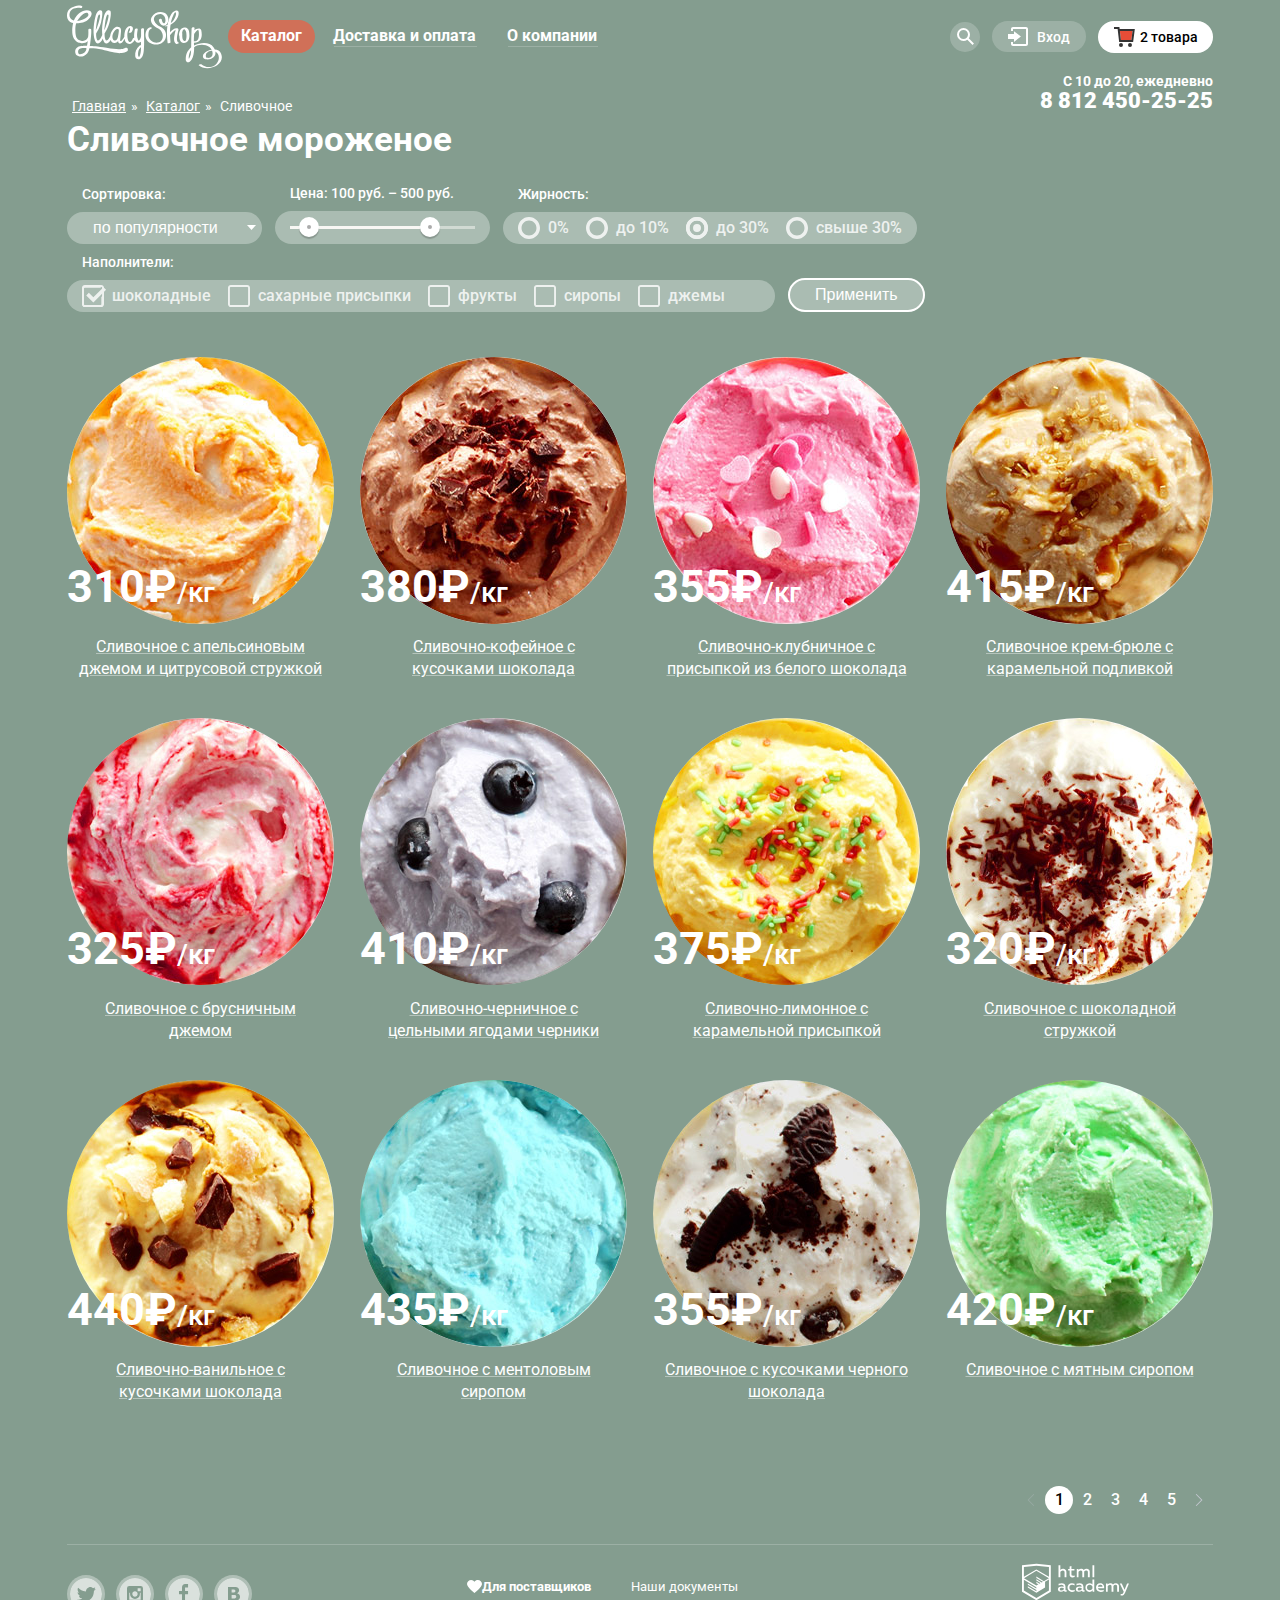
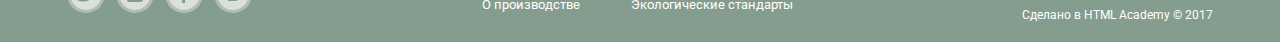
<file: catalog.html>
<!DOCTYPE html>
<html lang="ru">
<head>
  <meta charset="utf-8">
  <title>HTML Academy: Глейси</title>
  <link href="https://fonts.googleapis.com/css?family=Roboto:400,500,700" rel="stylesheet">
  <link href="css/min-style.css" rel="stylesheet">
</head>
<body class="catalog">

 <header class="main-header">
  <div class="container">
    <nav class="main-navigation">
      <div class="main-header-logo">
        <a href="index.html">
          <img src="img/logo.svg" width="155" height="74" alt="Логотип">
        </a>
      </div>
      <ul class="site-navigation">

        <li class="nav-item nav-item--active"><a href="#">Каталог</a>
          <ul class="catalog_menu">
            <li class="catalog_menu-item"><a href="#">Новинки</a></li>
            <li class="catalog_menu-item catalog_menu-item--active"><a href="#">Сливочное</a></li>
            <li class="catalog_menu-item"><a href="#">Щербеты</a></li>
            <li class="catalog_menu-item"><a href="#">Фруктовый лед</a></li>
            <li class="catalog_menu-item"><a href="#">Мелорин</a></li>
          </ul>
        </li>

        <li class="nav-item"><a href="#">Доставка и оплата</a></li>

        <li class="nav-item"><a href="#">О компании</a></li>

      </ul>
      <ul class="user-navigation">
        <li class="search">
          <span class="visually-hidden">Поиск</span>

          <svg xmlns="http://www.w3.org/2000/svg" xmlns:xlink="http://www.w3.org/1999/xlink" width="17" height="17" viewBox="0 0 17 17" tabindex="0"><path fill="#fff" class="header-svg" d="M16.958 15.527L11.75 10.32A6.455 6.455 0 0 0 13 6.5 6.5 6.5 0 1 0 6.5 13a6.465 6.465 0 0 0 3.839-1.263l5.205 5.204 1.414-1.414zM6.5 11C4.019 11 2 8.981 2 6.5S4.019 2 6.5 2 11 4.019 11 6.5 8.981 11 6.5 11z"/></svg>

          <div class="search_form-wrapper">
            <form action="https://echo.htmlacademy.ru" method="post" class="search_form">
              <input type="search" name="text" placeholder="Что ищем?"/>
            </form>
          </div>
        </li>


        <li class="login-link">
          <svg xmlns="http://www.w3.org/2000/svg" xmlns:xlink="http://www.w3.org/1999/xlink" width="21" height="19" viewBox="0 0 21 19"><g fill="#fff" class="header-svg"><path d="M6 14.875L12.917 9.5 6 4.125v2.917H-.042v4.917H6z"/><path d="M18 0H5C3.9 0 3 .9 3 2v2h2V2h13v15H5v-2H3v2c0 1.1.9 2 2 2h13c1.1 0 2-.9 2-2V2c0-1.1-.9-2-2-2z"/></g></svg>

          <a href="#">Вход</a>

          <div class="login_form-wrapper">
            <form action="https://echo.htmlacademy.ru" method="post" class="login_form">
              <input type="email" name="email" placeholder="Электронная почта"/>

              <input type="password" name="password" placeholder="Пароль"/>

              <div class="login_form-bottom-line">
                <button type="submit" class="btn form-btn">Войти</button>
                <div class="login_form-links">
                  <a href="#">Забыли пароль?</a>
                  <a href="#">Новая регистрация</a>
                </div>
              </div>
            </form>
          </div>
        </li>


        <li class="basket catalog_basket basket--active" tabindex="0">
          <span class="visually-hidden">Корзина</span>

          <svg xmlns="http://www.w3.org/2000/svg" width="21" height="20" viewBox="0 0 21 20"><path fill="#E84D37" d="M5.888 4.031L6.922 13h10.45l1.176-8.969z"/><circle fill="#343434" cx="6.984" cy="18" r="2"/><circle fill="#343434" cx="15.984" cy="18" r="2"/><path fill="#343434" d="M5.657 2.031L5.422 0H0v2h3.64l1.5 13h13.988l1.699-12.969H5.657zM17.372 13H6.922L5.888 4.031h12.66L17.372 13z"/></svg>


          <b>2 товара</b>
          <div class="basket_table-wrapper">
            <table >
              <tr>
                <td><button class="close-btn"><span class="visually-hidden">Закрыть</span>

                  <svg xmlns="http://www.w3.org/2000/svg" width="11" height="11" viewBox="0 0 11 11"
                  ><path fill="#231F20"  d="M10.979.728l-.708-.707L5.5 4.792.729.021.021.728 4.793 5.5.021 10.271l.707.708L5.5 6.207l4.771 4.772.708-.708L6.207 5.5z"/></svg>
                </button></td>

                <td><img src="img/creamy-orange.jpg" width="34" height="34" alt="Пломбир с апельсиновым джемом"></td>
                <td>Пломбир с апельсиновым джемом</td>
                <td>1,5 кг х <span class="table_price">200 руб.</span></td>
                <td>300 руб.</td>
              </tr>
              <tr>
                <td><button class="close-btn"><span class="visually-hidden">Закрыть</span>
                  <svg xmlns="http://www.w3.org/2000/svg" width="11" height="11" viewBox="0 0 11 11"><path fill="#231F20" d="M10.979.728l-.708-.707L5.5 4.792.729.021.021.728 4.793 5.5.021 10.271l.707.708L5.5 6.207l4.771 4.772.708-.708L6.207 5.5z"/></svg>
                </button></td>
                <td><img src="img/creamy-strawberry.jpg" width="34" height="34" alt="Клубничный пломбир с присыпкой из белого шоколада"></td>
                <td>Клубничный пломбир с присыпкой из белого шоколада</td>
                <td>1,5 кг х <span class="table_price">300 руб.</span></td>
                <td>450 руб.</td>
              </tr>
            </table>
            <p class="summ"> Итого: 750 руб.</p>
            <a href="#" class="btn">Оформить заказ</a>
          </div>
        </li>
      </ul>
    </nav>
    <div class="header_info">
      <article class="header-contacts">
        <p>С 10 до 20, ежедневно
          <b>8 812 450-25-25</b>
        </p>
      </article>
      <ul class="breadcrumbs">
        <li><a href="index.html">Главная</a></li>
        <li><a href="catalog.html">Каталог</a></li>
        <li><a>Сливочное</a></li>
      </ul>
    </div>
  </div>
</header>

<main>
  <div class="container">


    <h1 class="main-title">Сливочное мороженое</h1>

    <article class="filters">

      <form action="https://echo.htmlacademy.ru" method="get">
        <div class="filters-type indent">
          <h2 class="filters_title">Сортировка:</h2>
          <label class="select-sorting">
            <select name="sorting" id="sorting" class="params sorting">
              <option value="popular">по популярности</option>
              <option value="cheapest">сначала недорогие</option>
              <option value="expensive">сначала дорогие</option>
              <option value="fat">по жирности</option>
            </select>
          </label>
          

        </div>


        <div class="range indent">
          <h2 class="filters_title">Цена: 100 руб. – 500 руб.</h2>
          <div class="params" tabindex="0">
            <div class="range-controls">
              <div class="range-line" >
                <div class="bar"></div>
              </div>
              <div class="range-bubble range-bubble_min"></div>
              <div class="range-bubble range-bubble_max"></div>
            </div>
          </div>
        </div>

        <div class="filters-type indent">
          <h2 class="filters_title">Жирность:</h2>
          <ul class="fat params">
            <li>

              <label class="radio-fat" tabindex="0">
                <input type="radio" id="fat-free" name="fat" value="0" class="visually-hidden "/>
                <span class="radio-indicator"></span>
                0%
              </label>
            </li>

            <li>

              <label class="radio-fat" tabindex="0">
               <input type="radio" id="less-10" name="fat" value="less-10" class="visually-hidden"/>
               <span class="radio-indicator"></span>
               до 10%
             </label>
           </li>

           <li>

            <label class="radio-fat" tabindex="0">
              <input type="radio" id="less-30" name="fat" value="less-30" class="visually-hidden" checked />
              <span class="radio-indicator"></span>
              до 30%
            </label>
          </li>

          <li>

            <label class="radio-fat" tabindex="0">
              <input type="radio" id="over-30" name="fat" value="over-30" class="visually-hidden"/>
              <span class="radio-indicator"></span>
              свыше 30%
            </label>
          </li>
        </ul>
      </div>


      <div class="fillers indent">
        <h2 class="filters_title">Наполнители:</h2>
        <ul class="params fillers-list">
          <li>
            <label class="checkbox-fill" tabindex="0">
              <input type="checkbox" id="choco-fill" name="choco-fill" value="choco-fill" class="visually-hidden" checked/>
              <span class="checkbox-indicator"></span>
              шоколадные
            </label>
          </li>

          <li>
            <label class="checkbox-fill" tabindex="0">
              <input type="checkbox" id="sugar-fill" name="sugar-fill" value="sugar-fill" class="visually-hidden"/>
              <span class="checkbox-indicator"></span>
              сахарные присыпки
            </label>
          </li>

          <li>
            <label class="checkbox-fill" tabindex="0">
             <input type="checkbox" id="fruit-fill" name="fruit-fill" value="fruit-fill" class="visually-hidden"/>
             <span class="checkbox-indicator"></span>
             фрукты
           </label>
         </li>

         <li>
          <label class="checkbox-fill" tabindex="0">
           <input type="checkbox" id="syrup-fill" name="syrup-fill" value="syrup-fill" class="visually-hidden"/>
           сиропы
           <span class="checkbox-indicator"></span>
         </label>
       </li>

       <li>
        <label class="checkbox-fill" tabindex="0">
         <input type="checkbox" id="jam-fill" name="jam-fill" value="jam-fill" class="visually-hidden"/>
         джемы
         <span class="checkbox-indicator"></span>
       </label>
     </li>
   </ul>
 </div>

 <button type="submit" class="params params-btn indent">Применить</button>
</form>
</article>


<section class="assortment">

  <article class="assortment-item" tabindex="0">
    <div class="assortment_img-price-box">
      <img src="img/creamy-orange.jpg" width="267" height="267" alt="Сливочное с апельсином">
      <span class="assortment_price">310&#8381;<b>/кг</b></span>
    </div>

    <a href="#" class="assortment_descr">Сливочное с апельсиновым джемом и цитрусовой стружкой</a>
    <a href="#" class="btn">Быстрый просмотр</a>
  </article>

  <article class="assortment-item" tabindex="0">
    <div class="assortment_img-price-box">
      <img src="img/creamy-choco.jpg" width="267" height="267" alt="Сливочно-кофейное">
      <span class="assortment_price">380&#8381;<b>/кг</b></span>
    </div>

    <a href="#" class="assortment_descr">Сливочно-кофейное с кусочками шоколада</a>
    <a href="#" class="btn">Быстрый просмотр</a>
  </article>

  <article class="assortment-item" tabindex="0">
    <div class="assortment_img-price-box">
      <img src="img/creamy-strawberry.jpg" width="267" height="267" alt="Сливочно-клубничное">
      <span class="assortment_price">355&#8381;<b>/кг</b></span>
    </div>

    <a href="#" class="assortment_descr">Сливочно-клубничное с присыпкой из белого шоколада</a>
    <a href="#" class="btn">Быстрый просмотр</a>
  </article>

  <article class="assortment-item" tabindex="0">
    <div class="assortment_img-price-box">
      <img src="img/creme-brulee.jpg" width="267" height="267" alt="Крем-брюле">
      <span class="assortment_price">415&#8381;<b>/кг</b></span>
    </div>

    <a href="#" class="assortment_descr">Сливочное крем-брюле с карамельной подливкой</a>
    <a href="#" class="btn">Быстрый просмотр</a>
  </article>

  <article class="assortment-item" tabindex="0">
    <div class="assortment_img-price-box">
      <img src="img/creamy-cowberry.jpg" width="267" height="267" alt="Сливочное с брусничным
      джемом">
      <span class="assortment_price">325&#8381;<b>/кг</b></span>
    </div>

    <a href="#" class="assortment_descr">Сливочное с брусничным джемом </a>
    <a href="#" class="btn">Быстрый просмотр</a>
  </article>

  <article class="assortment-item" tabindex="0">
    <div class="assortment_img-price-box">

      <img src="img/creamy-bilberry.jpg" width="267" height="267" alt="Сливочно-черничное">
      <span class="assortment_price">410&#8381;<b>/кг</b></span>
    </div>

    <a href="#" class="assortment_descr">Сливочно-черничное с цельными ягодами черники</a>
    <a href="#" class="btn">Быстрый просмотр</a>
  </article>

  <article class="assortment-item" tabindex="0">
    <div class="assortment_img-price-box">

      <img src="img/creamy-lemon.jpg" width="267" height="267" alt="Сливочно-лимонное">
      <span class="assortment_price">375&#8381;<b>/кг</b></span>
    </div>

    <a href="#" class="assortment_descr">Сливочно-лимонное с карамельной присыпкой</a>
    <a href="#" class="btn">Быстрый просмотр</a>
  </article>

  <article class="assortment-item" tabindex="0">
    <div class="assortment_img-price-box">
      <img src="img/choco-chips.jpg" width="267" height="267" alt="Сливочное с шоколадной
      стружкой">
      <span class="assortment_price">320&#8381;<b>/кг</b></span>
    </div>

    <a href="#" class="assortment_descr">Сливочное с шоколадной стружкой</a>
    <a href="#" class="btn">Быстрый просмотр</a>
  </article>

  <article class="assortment-item" tabindex="0">
    <div class="assortment_img-price-box">

      <img src="img/creamy-vanilla.jpg" width="267" height="267" alt="Сливочно-ванильное">
      <span class="assortment_price">440&#8381;<b>/кг</b></span>
    </div>

    <a href="#" class="assortment_descr">Сливочно-ванильное с кусочками шоколада</a>
    <a href="#" class="btn">Быстрый просмотр</a>
  </article>

  <article class="assortment-item" tabindex="0">
    <div class="assortment_img-price-box">

      <img src="img/creamy-menthol.jpg" width="267" height="267" alt="Сливочно-ментоловое">
      <span class="assortment_price">435&#8381;<b>/кг</b></span>
    </div>

    <a href="#" class="assortment_descr">Сливочноe с ментоловым сиропом</a>
    <a href="#" class="btn">Быстрый просмотр</a>
  </article>

  <article class="assortment-item" tabindex="0">
    <div class="assortment_img-price-box">
      <img src="img/creamy-oreo.jpg" width="267" height="267" alt="Сливочное с кусочками
      шоколада">
      <span class="assortment_price">355&#8381;<b>/кг</b></span>
    </div>

    <a href="#" class="assortment_descr">Сливочное с кусочками черного шоколада</a>
    <a href="#" class="btn">Быстрый просмотр</a>
  </article>

  <article class="assortment-item" tabindex="0">
    <div class="assortment_img-price-box">
      <img src="img/creamy-mint.jpg" width="267" height="267" alt="Сливочное с мятным сиропом"
      >
      <span class="assortment_price">420&#8381;<b>/кг</b></span>
    </div>

    <a href="#" class="assortment_descr">Сливочное с мятным сиропом</a>
    <a href="#" class="btn">Быстрый просмотр</a>
  </article>

</section>

<div class="pagination">
  <div class="container">
    <ul class="page-number">
      <li><a><span class="visually-hidden">Назад</span> </a></li>
      <li class="page-number--active"><a href="#">1</a></li>
      <li><a href="#">2</a></li>
      <li><a href="#">3</a></li>
      <li><a href="#">4</a></li>
      <li><a href="#">5</a></li>
      <li><a href="#"><span class="visually-hidden">Вперед</span> </a></li>
    </ul>

  </div>
</div>
</div>
</main>

<footer class="main-footer">
  <div class="container">
    <div class="footer-social">
      <ul>
        <li><a class="social-button social_tw" href="#"><span class="visually-hidden">Twitter</span></a></li>
        <li><a class="social-button social_inst" href="#"><span class="visually-hidden">Instagram</span></a></li>
        <li><a class="social-button social_fb" href="#"><span class="visually-hidden">Facebook</span></a></li>
        <li><a class="social-button social_vk" href="#"><span class="visually-hidden">Вконтакте</span></a></li>
      </ul>
    </div>

    <div class="about">
      <ul class="about_left">
        <li class="heart"><a href="#">Для поставщиков</a></li>
        <li><a href="#">О производстве </a></li>
      </ul>

      <ul class="about_right">
        <li><a href="#">Наши документы</a></li>
        <li><a href="#">Экологические стандарты</a></li>
      </ul>
    </div>

    <div class="footer-copyright">
      <a href="https://htmlacademy.ru/intensive/htmlcss">
        <img src="img/logo-htmlacademy.svg" width="107" height="40" alt="Логотип Академии">
      </a>

      <a href="https://htmlacademy.ru/intensive/htmlcss">Сделано в HTML Academy © 2017</a>
    </div>
  </div>
</footer>

</body>
</html>
</file>
<file: css/min-style.css>
/*! normalize.css v7.0.0 | MIT License | github.com/necolas/normalize.css */html{line-height:1.15;-ms-text-size-adjust:100%;-webkit-text-size-adjust:100%}body{margin:0}article,aside,footer,header,nav,section{display:block}h1{font-size:2em;margin:0.67em 0}figcaption,figure,main{display:block}figure{margin:1em 40px}hr{-webkit-box-sizing:content-box;box-sizing:content-box;height:0;overflow:visible}pre{font-family:monospace, monospace;font-size:1em}a{background-color:transparent;-webkit-text-decoration-skip:objects}abbr[title]{border-bottom:none;text-decoration:underline;-webkit-text-decoration:underline dotted;text-decoration:underline dotted}b,strong{font-weight:inherit}b,strong{font-weight:bolder}code,kbd,samp{font-family:monospace, monospace;font-size:1em}dfn{font-style:italic}mark{background-color:#ff0;color:#000}small{font-size:80%}sub,sup{font-size:75%;line-height:0;position:relative;vertical-align:baseline}sub{bottom:-0.25em}sup{top:-0.5em}audio,video{display:inline-block}audio:not([controls]){display:none;height:0}img{border-style:none}svg:not(:root){overflow:hidden}button,input,optgroup,select,textarea{font-family:sans-serif;font-size:100%;line-height:1.15;margin:0}button,input{overflow:visible}button,select{text-transform:none}[type=reset],[type=submit],button,html [type=button]{-webkit-appearance:button}[type=button]::-moz-focus-inner,[type=reset]::-moz-focus-inner,[type=submit]::-moz-focus-inner,button::-moz-focus-inner{border-style:none;padding:0}[type=button]:-moz-focusring,[type=reset]:-moz-focusring,[type=submit]:-moz-focusring,button:-moz-focusring{outline:1px dotted ButtonText}fieldset{padding:0.35em 0.75em 0.625em}legend{-webkit-box-sizing:border-box;box-sizing:border-box;color:inherit;display:table;max-width:100%;padding:0;white-space:normal}progress{display:inline-block;vertical-align:baseline}textarea{overflow:auto}[type=checkbox],[type=radio]{-webkit-box-sizing:border-box;box-sizing:border-box;padding:0}[type=number]::-webkit-inner-spin-button,[type=number]::-webkit-outer-spin-button{height:auto}[type=search]{-webkit-appearance:textfield;outline-offset:-2px}[type=search]::-webkit-search-cancel-button,[type=search]::-webkit-search-decoration{-webkit-appearance:none}::-webkit-file-upload-button{-webkit-appearance:button;font:inherit}details,menu{display:block}summary{display:list-item}canvas{display:inline-block}template{display:none}[hidden]{display:none}body{margin:0;padding:0;font-family:Roboto, Arial, sans-serif;background-color:#849d8f}.visually-hidden{position:absolute;width:1px;height:1px;clip:rect(0, 0, 0, 0)}.btn{display:inline-block;font-weight:bold;font-size:18px;line-height:24px;color:#fff;padding:11px 22px;border-radius:50px;text-decoration:none;text-align:center;vertical-align:top;background:#f26843;background:-webkit-gradient(linear, left bottom, left top, from(#e74a35), to(#f26843));background:-webkit-linear-gradient(bottom, #e74a35 0%, #f26843 100%);background:-o-linear-gradient(bottom, #e74a35 0%, #f26843 100%);background:linear-gradient(0deg, #e74a35 0%, #f26843 100%);-webkit-box-shadow:0 2px 2px rgba(172, 16, 0, 0.64);box-shadow:0 2px 2px rgba(172, 16, 0, 0.64);text-shadow:0 2px 5px rgba(160, 32, 11, 0.76);border:none;cursor:pointer}.btn:hover{text-shadow:0 2px 5px rgba(160, 32, 11, 0.76);background:-webkit-gradient(linear, left top, left bottom, from(#f58669), to(#ec6f5e));background:-webkit-linear-gradient(top, #f58669 0%, #ec6f5e 100%);background:-o-linear-gradient(top, #f58669 0%, #ec6f5e 100%);background:linear-gradient(to bottom, #f58669 0%, #ec6f5e 100%);-webkit-box-shadow:0 2px 2px #ac1000;box-shadow:0 2px 2px #ac1000}.btn:active{color:#fceeec;text-shadow:0 2px 5px rgba(160, 32, 11, 0.76);background:-webkit-gradient(linear, left top, left bottom, from(#d84732), to(#e1613e));background:-webkit-linear-gradient(top, #d84732 0%, #e1613e 100%);background:-o-linear-gradient(top, #d84732 0%, #e1613e 100%);background:linear-gradient(to bottom, #d84732 0%, #e1613e 100%);-webkit-box-shadow:inset 0 2px 2px #ac1000;box-shadow:inset 0 2px 2px #ac1000}.site-wrapper{min-width:1146px;background-color:#849d8f;background-image:url("../img/slide-item1.png");background-repeat:no-repeat;background-position:top center;-webkit-transition:background-image 0.5s ease, background-color 0.5s ease;-o-transition:background-image 0.5s ease, background-color 0.5s ease;transition:background-image 0.5s ease, background-color 0.5s ease}.site-wrapper:after,.site-wrapper:before{content:"";visibility:hidden}.site-wrapper:before{background-image:url("../img/slide-item2.png")}.site-wrapper:after{background-image:url("../img/slide-item3.png")}.container{width:1146px;margin:0 auto}.main-navigation{color:#fff;font-weight:bold;display:-webkit-box;display:-ms-flexbox;display:flex;-webkit-box-orient:horizontal;-webkit-box-direction:normal;-ms-flex-direction:row;flex-direction:row;max-height:73px}.main-navigation a{color:#fff;text-decoration:none}.main-navigation li{list-style:none;display:-webkit-box;display:-ms-flexbox;display:flex}.main-header-logo{margin-right:6px}.site-navigation{display:-webkit-box;display:-ms-flexbox;display:flex;-webkit-box-orient:horizontal;-webkit-box-direction:normal;-ms-flex-direction:row;flex-direction:row;-webkit-box-pack:start;-ms-flex-pack:start;justify-content:flex-start;-webkit-box-align:center;-ms-flex-align:center;align-items:center;-webkit-box-flex:1;-ms-flex-positive:1;flex-grow:1}.site-navigation a{display:block}.site-navigation li{position:relative}.nav-item{display:block;color:#fff;text-decoration:none;padding:7px 13px;position:relative;border-radius:20px;margin-right:5px}.nav-item a{position:relative}.nav-item:hover{color:#000;background-color:#fff;border-radius:20px}.nav-item:hover a{color:#000}.nav-item:active{background-color:rgba(248, 247, 244, 0.988);-webkit-box-shadow:inset 0px 2px 1px 0px rgba(105, 105, 105, 0.4);box-shadow:inset 0px 2px 1px 0px rgba(105, 105, 105, 0.4)}.nav-item--active{background-color:#d07058}.nav-item:before,.user-navigation>li:before{content:"";position:absolute;left:5px;bottom:-10px;background-color:transparent;height:10px;width:100%}.nav-item:not(.nav-item--active)>a:after{content:"";position:absolute;left:1px;bottom:-1px;background-color:rgba(255, 255, 255, 0.2);height:1px;width:100%}.site-navigation>li:hover .catalog_menu{display:-webkit-box;display:-ms-flexbox;display:flex}.catalog_menu{position:absolute;padding-left:0;display:none;-webkit-box-orient:vertical;-webkit-box-direction:normal;-ms-flex-direction:column;flex-direction:column;font-weight:400;width:145px;-webkit-box-sizing:border-box;box-sizing:border-box;top:37px;left:-5px;border-radius:5px;font-size:14px;line-height:16px;background-color:#fff;z-index:10;-webkit-box-shadow:0px 20px 20px 0px rgba(0, 0, 0, 0.4);box-shadow:0px 20px 20px 0px rgba(0, 0, 0, 0.4)}.catalog_menu a{color:#000;display:block}.catalog_menu-item{padding:10px 20px;position:relative}.catalog_menu-item:hover{background-color:#fbded8}.catalog_menu-item:last-child:hover{border-bottom-right-radius:5px;border-bottom-left-radius:5px}.catalog_menu-item:first-child:hover{border-top-right-radius:5px;border-top-left-radius:5px}.catalog_menu-item:active{background-color:#f6b5a5}.catalog_menu-item:first-child:after{content:"";position:absolute;height:1px;width:80%;background-color:#d1d0ce;bottom:0px;left:15px}.catalog_menu-item--active:hover{background-color:#d07058}.site-navigation,.user-navigation{padding:14px 0;margin:0}.user-navigation{display:-webkit-box;display:-ms-flexbox;display:flex;-webkit-box-orient:horizontal;-webkit-box-direction:normal;-ms-flex-direction:row;flex-direction:row;-webkit-box-pack:end;-ms-flex-pack:end;justify-content:flex-end;-webkit-box-align:center;-ms-flex-align:center;align-items:center;-webkit-box-flex:1;-ms-flex-positive:1;flex-grow:1;padding-left:0;font-weight:500;font-size:14px;line-height:16px}.user-navigation li{display:-webkit-box;display:-ms-flexbox;display:flex;-webkit-box-orient:horizontal;-webkit-box-direction:normal;-ms-flex-direction:row;flex-direction:row;-webkit-box-pack:center;-ms-flex-pack:center;justify-content:center;-webkit-box-align:center;-ms-flex-align:center;align-items:center;padding:6px 16px;-webkit-box-sizing:border-box;box-sizing:border-box;background-color:rgba(255, 255, 255, 0.2);border-radius:20px;margin-left:12px}.user-navigation li:first-child{margin-left:0}.user-navigation input{font-weight:400;font-size:14px;line-height:24px;padding:11px 16px;-webkit-box-sizing:border-box;box-sizing:border-box;border-radius:5px;border:1px solid #d3d3d2;width:240px;margin-bottom:20px}.user-navigation .search{width:30px;height:30px;padding:6px 0;position:relative}.user-navigation .search:before{min-width:100px;left:-65px}.user-navigation .basket,.user-navigation .login-link{position:relative}.user-navigation .basket a,.user-navigation .login-link a{margin-left:8px}.user-navigation .basket{padding-right:30px}.user-navigation .basket b{font-weight:500;margin-left:5px}.user-navigation .basket--active{padding-right:15px}.user-navigation .login-link:hover,.user-navigation .search:hover{background-color:#fff;color:#000}.user-navigation .login-link:hover a,.user-navigation .search:hover a{color:#000}.user-navigation .login-link:hover .header-svg,.user-navigation .search:hover .header-svg{fill:#000}.user-navigation .catalog_basket{background-color:#fff;color:#000}.search:hover>.search_form-wrapper{display:-webkit-box;display:-ms-flexbox;display:flex;width:365px}.search_form-wrapper{padding:20px 16px}.search_form-wrapper input[type=search]{width:320px;margin-bottom:0}.login-link:hover>.login_form-wrapper{display:-webkit-box;display:-ms-flexbox;display:flex}.basket_table-wrapper,.login_form-wrapper,.search_form-wrapper{display:none;position:absolute;top:40px;right:0;background-color:#f8f7f4;border-radius:5px;z-index:5;-webkit-box-sizing:border-box;box-sizing:border-box;-webkit-box-pack:center;-ms-flex-pack:center;justify-content:center;-webkit-box-align:center;-ms-flex-align:center;align-items:center;-webkit-box-shadow:0px 20px 20px 0 rgba(0, 0, 0, 0.4);box-shadow:0px 20px 20px 0 rgba(0, 0, 0, 0.4)}.login_form-wrapper{width:279px;min-height:214px;-webkit-box-orient:vertical;-webkit-box-direction:normal;-ms-flex-direction:column;flex-direction:column;padding:21px}.login_form-wrapper .login_form{display:-webkit-box;display:-ms-flexbox;display:flex;-webkit-box-orient:vertical;-webkit-box-direction:normal;-ms-flex-direction:column;flex-direction:column;-webkit-box-pack:center;-ms-flex-pack:center;justify-content:center;-webkit-box-align:start;-ms-flex-align:start;align-items:flex-start;-webkit-box-sizing:border-box;box-sizing:border-box;padding:10px 14px;font-size:16px;line-height:24px;color:#000;-webkit-box-shadow:none;box-shadow:none}.login_form-wrapper .login_form-bottom-line{width:100%;display:-webkit-box;display:-ms-flexbox;display:flex;-webkit-box-orient:horizontal;-webkit-box-direction:normal;-ms-flex-direction:row;flex-direction:row;-webkit-box-pack:justify;-ms-flex-pack:justify;justify-content:space-between}.login_form-wrapper .login_form-links{display:-webkit-box;display:-ms-flexbox;display:flex;-webkit-box-orient:vertical;-webkit-box-direction:normal;-ms-flex-direction:column;flex-direction:column}.login_form-wrapper .login_form-links a{font-weight:400;font-size:13px;line-height:24px;color:#323232;text-decoration:none;position:relative}.login_form-wrapper .login_form-links a:after{content:"";position:absolute;height:1px;width:100%;background-color:#adacaa;bottom:3px;left:0}.basket:hover>.basket_table-wrapper{display:-webkit-box;display:-ms-flexbox;display:flex}.basket_table-wrapper{padding:20px 15px;-webkit-box-orient:vertical;-webkit-box-direction:normal;-ms-flex-direction:column;flex-direction:column;-webkit-box-pack:justify;-ms-flex-pack:justify;justify-content:space-between;width:530px;-webkit-box-align:end;-ms-flex-align:end;align-items:flex-end;font-weight:400;font-size:13px;line-height:16px}.basket_table-wrapper table{border-bottom:1px solid #cacac7;width:100%}.basket_table-wrapper .close-btn{background-color:#f8f7f4;border:none;padding:5px 8px;cursor:pointer}.basket_table-wrapper td{padding-bottom:15px;max-width:219px}.basket_table-wrapper img{border-radius:100%}.basket_table-wrapper .table_price{color:#999999}.basket_table-wrapper .summ{font-weight:bold;font-size:15px;line-height:18px}.header-contacts{color:#fff;font-weight:bold;text-align:right}.header-contacts p{font-size:14px;line-height:16px;display:-webkit-box;display:-ms-flexbox;display:flex;-webkit-box-orient:vertical;-webkit-box-direction:normal;-ms-flex-direction:column;flex-direction:column;margin:0}.header-contacts b{font-size:22px;line-height:24px}.slider{position:relative;height:527px;text-align:center;color:#ffffff;display:-webkit-box;display:-ms-flexbox;display:flex;-webkit-box-orient:vertical;-webkit-box-direction:normal;-ms-flex-direction:column;flex-direction:column;-webkit-box-pack:end;-ms-flex-pack:end;justify-content:flex-end;margin-bottom:7px}.slider-list{margin:0;padding:0;padding-bottom:35px;list-style:none}.slide{display:none}.slide-title{width:700px;margin:0 auto;margin-bottom:27px;font-size:60px;line-height:60px;font-weight:800}.slide-button{padding:12px 44px;font-weight:600;font-size:31px;line-height:41px}.slider-controls{position:absolute;bottom:63px;z-index:20;font-size:0}.slider-controls label{display:inline-block;width:17px;height:17px;margin-right:8px;vertical-align:top;background-color:transparent;border:2px solid #ffffff;border-radius:50%;cursor:pointer}.slider-controls label:hover{background-color:rgba(255, 255, 255, 0.4)}#product-1:checked~.site-wrapper{background-color:#849d8f;background-image:url("../img/slide-item1.png")}#product-2:checked~.site-wrapper{background-color:#8996a6;background-image:url("../img/slide-item2.png")}#product-3:checked~.site-wrapper{background-color:#9d8b84;background-image:url("../img/slide-item3.png")}#product-1:checked~.site-wrapper #slide1,#product-2:checked~.site-wrapper #slide2,#product-3:checked~.site-wrapper #slide3{display:block}#product-1:checked~.site-wrapper label[for=product-1],#product-2:checked~.site-wrapper label[for=product-2],#product-3:checked~.site-wrapper label[for=product-3]{background-color:#ffffff}.promo{color:#fff;font-weight:bold;margin-bottom:20px;display:-webkit-box;display:-ms-flexbox;display:flex;-webkit-box-orient:horizontal;-webkit-box-direction:normal;-ms-flex-direction:row;flex-direction:row;-ms-flex-pack:distribute;justify-content:space-around}.promo .promo-item{background-position:top center;background-size:cover;border-radius:20px;padding:20px;max-width:560px;display:-webkit-box;display:-ms-flexbox;display:flex;-webkit-box-orient:vertical;-webkit-box-direction:normal;-ms-flex-direction:column;flex-direction:column;-webkit-box-pack:justify;-ms-flex-pack:justify;justify-content:space-between;min-height:228px;-webkit-box-sizing:border-box;box-sizing:border-box}.promo .promo-item_box{margin-bottom:10px}.promo .promo-item_title{font-size:35px;line-height:41px;margin:0}.promo .promo-item_descr{font-size:18px;line-height:22px;font-weight:bold;margin:10px 0;max-width:520px}.promo .raspberries{background-color:#5e0011;background-image:url("../img/raspberries-bg.jpg")}.promo .raspberries:last-child{margin-right:0}.promo .choco{background-color:#2e160a;background-image:url("../img/choco-bg.jpg")}.promo .btn{-ms-flex-item-align:end;align-self:flex-end}.promo>article:nth-child(odd){margin-right:26px}.assortment{padding:20px 0 0;display:-webkit-box;display:-ms-flexbox;display:flex;-webkit-box-orient:horizontal;-webkit-box-direction:normal;-ms-flex-direction:row;flex-direction:row;-webkit-box-pack:justify;-ms-flex-pack:justify;justify-content:space-between;-ms-flex-wrap:wrap;flex-wrap:wrap}.assortment-item{color:#fff;width:267px;display:-webkit-box;display:-ms-flexbox;display:flex;-webkit-box-orient:vertical;-webkit-box-direction:normal;-ms-flex-direction:column;flex-direction:column;-webkit-box-align:center;-ms-flex-align:center;align-items:center;position:relative;margin-bottom:30px}.assortment_img-price-box{position:relative}.assortment_price{font-weight:bold;font-size:45px;line-height:45px;position:absolute;bottom:13px;left:0}.assortment_price b{font-size:28px;font-weight:500}.assortment_descr{color:#fff;font-weight:400;font-size:16px;line-height:22px;margin:8px 11px;text-align:center;z-index:2;text-decoration:underline;-webkit-text-decoration-color:rgba(255, 255, 255, 0.4);text-decoration-color:rgba(255, 255, 255, 0.4);max-width:267px}.assortment_descr:hover{color:#ffbc9e;-webkit-text-decoration-color:#ffbc9e;text-decoration-color:#ffbc9e}.assortment-item img{border-radius:100%}.assortment-item .btn{display:none}.assortment-item:focus .assortment_img-price-box,.assortment-item:hover .assortment_img-price-box{z-index:2}.assortment-item:focus .btn,.assortment-item:hover .btn{display:block;z-index:2;position:absolute;bottom:-50px}.assortment-item:focus:before,.assortment-item:hover:before{content:"";position:absolute;top:-10px;left:-10px;display:block;padding:9px 13px;-webkit-box-sizing:border-box;box-sizing:border-box;width:290px;height:405px;padding-bottom:60px;background-color:rgba(255, 255, 255, 0.2);border-radius:5px;-webkit-box-shadow:0 20px 20px rgba(0, 0, 0, 0.4);box-shadow:0 20px 20px rgba(0, 0, 0, 0.4);z-index:1}.hit:after{content:"";position:absolute;top:0;left:0;width:61px;height:61px;background-image:url("../img/hit.svg");background-repeat:no-repeat;z-index:3}.features{background-image:url("../img/wafer.jpg");background-color:#e5d4ad;background-position:center;border-radius:20px;padding:25px 20px;-webkit-box-sizing:border-box;box-sizing:border-box;margin-bottom:40px}.features .features_title{font-weight:500;font-size:24px;line-height:30px;color:#000;margin:0}.features li{list-style:none}.features .features-list{margin:0;padding:0;display:-webkit-box;display:-ms-flexbox;display:flex;-webkit-box-orient:horizontal;-webkit-box-direction:normal;-ms-flex-direction:row;flex-direction:row;-ms-flex-wrap:wrap;flex-wrap:wrap}.features .features-list>li:nth-child(odd){margin-right:26px}.features .features-item{padding-left:50px;max-width:490px;position:relative}.features .features-item p{font-weight:400;font-size:16px;line-height:22px;margin:20px 5px 0}.features .features_cow:before,.features .features_eco:before,.features .features_ice-cream:before,.features .features_thermo:before{content:"";width:50px;height:50px;background-repeat:no-repeat;position:absolute;top:10px;left:0}.features .features_ice-cream:before{background-image:url("../img/ice-cream.svg")}.features .features_eco:before{background-image:url("../img/eco.svg")}.features .features_cow:before{background-image:url("../img/cow.svg")}.features .features_thermo:before{background-image:url("../img/thermometer.svg")}.news{margin-bottom:42px;display:-webkit-box;display:-ms-flexbox;display:flex;-webkit-box-orient:horizontal;-webkit-box-direction:normal;-ms-flex-direction:row;flex-direction:row;-webkit-box-pack:justify;-ms-flex-pack:justify;justify-content:space-between;-webkit-box-align:stretch;-ms-flex-align:stretch;align-items:stretch}.news>article:nth-child(odd){margin-right:26px}.news-item{border-radius:20px;max-width:560px;min-height:220px}.news-blog{background-image:url("../img/blog-bg.jpg");background-color:#fff;background-position:left;background-repeat:no-repeat;padding:20px;padding-right:150px;-webkit-box-sizing:border-box;box-sizing:border-box;display:-webkit-box;display:-ms-flexbox;display:flex;-webkit-box-orient:vertical;-webkit-box-direction:normal;-ms-flex-direction:column;flex-direction:column;-webkit-box-pack:start;-ms-flex-pack:start;justify-content:flex-start}.news-blog .news-blog_descr{font-weight:500;font-size:16px;line-height:22px;margin:5px 0}.news-blog a{color:#000;font-weight:bold;font-size:24px;line-height:30px}.news-blog a:active,.news-blog a:focus,.news-blog a:hover{color:#e84d37}.news-blog a h3{margin:0;max-width:390px}.subscribe{background:-webkit-repeating-linear-gradient(135deg, #f8f7f4, #F8F7F4 10px, #92cdff 0px, #92cdff 20px, #f8f7f4 0px, #F8F7F4 30px, #fe9e90 0px, #fe9e90 40px);background:-o-repeating-linear-gradient(135deg, #f8f7f4, #F8F7F4 10px, #92cdff 0px, #92cdff 20px, #f8f7f4 0px, #F8F7F4 30px, #fe9e90 0px, #fe9e90 40px);background:repeating-linear-gradient(-45deg, #f8f7f4, #F8F7F4 10px, #92cdff 0px, #92cdff 20px, #f8f7f4 0px, #F8F7F4 30px, #fe9e90 0px, #fe9e90 40px);padding:7px;-webkit-box-sizing:border-box;box-sizing:border-box}.subscribe .subscribe-wrapper{background-color:#f8f7f4;height:100%;border-radius:20px;padding:30px 20px;-webkit-box-sizing:border-box;box-sizing:border-box;display:-webkit-box;display:-ms-flexbox;display:flex;-webkit-box-orient:vertical;-webkit-box-direction:normal;-ms-flex-direction:column;flex-direction:column;-webkit-box-pack:justify;-ms-flex-pack:justify;justify-content:space-between}.subscribe .subscribe_descr{font-weight:400;font-size:16px;line-height:22px;color:#6f6f6f;margin:0;max-width:520px}.subscribe form{display:-webkit-box;display:-ms-flexbox;display:flex;-webkit-box-orient:horizontal;-webkit-box-direction:normal;-ms-flex-direction:row;flex-direction:row;-webkit-box-pack:justify;-ms-flex-pack:justify;justify-content:space-between}.subscribe .email{padding:9px 15px;border:1px solid #d3d3d2;font-weight:400;font-size:16px;line-height:24px;border-radius:5px;width:100%;margin-right:12px;-webkit-box-sizing:border-box;box-sizing:border-box}.subscribe .email:hover{border:2px solid #c7c6c5;padding:8px 14px}.subscribe .email:focus{font-weight:bold;border:2px solid #8fbdec;padding:8px 14px;outline:0}.subscribe .email:placeholder-shown{font-weight:400}.subscribe .btn{padding:10px 15px}.map-area{width:100%;min-height:430px;background:url(../img/map.jpg) no-repeat;background-position:50% 0;background-size:cover}.map-area .container{position:relative}.map-area .contacts{position:absolute;z-index:5;top:62px;right:0;color:#000;background-color:#fefefe;border-radius:20px;padding:30px;display:-webkit-box;display:-ms-flexbox;display:flex;-webkit-box-orient:vertical;-webkit-box-direction:normal;-ms-flex-direction:column;flex-direction:column;-webkit-box-pack:justify;-ms-flex-pack:justify;justify-content:space-between;-webkit-box-sizing:border-box;box-sizing:border-box;min-height:305px;max-width:302px}.map-area .contacts p{font-weight:400;font-size:14px;line-height:20px;max-width:175px;margin:0}.map-area .contacts b{font-weight:bold;font-size:18px;line-height:24px;max-width:225px}.map-area .map{height:430px;min-width:100%}@media screen and (max-width:1146px){.map-area{width:1146px}}.main-footer{color:#fff;font-weight:400;font-size:13px;line-height:18px;padding:18px 0}.main-footer li{list-style:none}.main-footer a{color:#fff;text-decoration:none}.main-footer a:hover{color:#ffbc9e}.main-footer p{font-size:12px}.main-footer .container{display:-webkit-box;display:-ms-flexbox;display:flex;-webkit-box-orient:horizontal;-webkit-box-direction:normal;-ms-flex-direction:row;flex-direction:row;-webkit-box-pack:justify;-ms-flex-pack:justify;justify-content:space-between}.footer-social{display:-webkit-box;display:-ms-flexbox;display:flex;-webkit-box-orient:horizontal;-webkit-box-direction:normal;-ms-flex-direction:row;flex-direction:row;-webkit-box-align:center;-ms-flex-align:center;align-items:center}.footer-social ul{display:-webkit-box;display:-ms-flexbox;display:flex;-webkit-box-orient:horizontal;-webkit-box-direction:normal;-ms-flex-direction:row;flex-direction:row;-webkit-box-pack:start;-ms-flex-pack:start;justify-content:flex-start;margin:0;padding-left:0}.footer-social li{margin-right:11px}.footer-social li:last-child{margin-right:0}.social-button{display:block;width:32px;height:32px;background-size:cover;background-repeat:no-repeat;border:3px solid rgba(255, 255, 255, 0.5);opacity:0.7;border-radius:100%}.social-button:focus,.social-button:hover{opacity:1}.social-button:active{opacity:0.8}.social_tw{background-image:url("../img/twitter.svg")}.social_inst{background-image:url("../img/instagram.svg")}.social_fb{background-image:url("../img/fb.svg")}.social_vk{background-image:url("../img/vk.svg")}.about{display:-webkit-box;display:-ms-flexbox;display:flex;-webkit-box-orient:horizontal;-webkit-box-direction:normal;-ms-flex-direction:row;flex-direction:row;-ms-flex-wrap:wrap;flex-wrap:wrap;max-width:390px}.about .about_left{padding-left:0}.about .about_left,.about .about_right{margin:15px 0 10px}.about .about_left li,.about .about_right li{position:relative}.about .heart{font-weight:bold}.about .heart:before{content:"";position:absolute;width:15px;height:15px;background-image:url("../img/heart.svg");background-repeat:no-repeat;top:2px;left:-15px}.footer-copyright{display:-webkit-box;display:-ms-flexbox;display:flex;-webkit-box-orient:vertical;-webkit-box-direction:normal;-ms-flex-direction:column;flex-direction:column;-webkit-box-pack:end;-ms-flex-pack:end;justify-content:flex-end;-webkit-box-align:start;-ms-flex-align:start;align-items:flex-start;font-weight:400;font-size:12px;line-height:18px}.footer-copyright img{width:107px;height:38px}.catalog{color:#fff}.catalog a{color:#fff}.catalog li{list-style:none}.catalog .catalog_menu-item--active{background-color:#d07058}.catalog .catalog_menu-item--active a{color:#fff}.main-title{font-weight:bold;font-size:35px;line-height:41px;margin-bottom:10px}.breadcrumbs{padding-left:0;list-style:none;display:-webkit-box;display:-ms-flexbox;display:flex;-webkit-box-orient:horizontal;-webkit-box-direction:normal;-ms-flex-direction:row;flex-direction:row;-webkit-box-pack:start;-ms-flex-pack:start;justify-content:flex-start;font-size:14px;line-height:16px;font-weight:400;margin:25px 0 5px 0}.breadcrumbs li{margin-right:10px;position:relative}.breadcrumbs a{padding:5px}.breadcrumbs>li:not(:last-child):after{content:"\00bb";position:absolute;top:0;right:-6px;width:6px;height:7px}.filters label{display:block;font-weight:500;font-size:16px;line-height:18px}.filters .filters_title{font-weight:500;font-size:14px;line-height:16px;margin:0;margin:10px 15px}.filters form{display:-webkit-box;display:-ms-flexbox;display:flex;-ms-flex-wrap:wrap;flex-wrap:wrap;-webkit-box-pack:start;-ms-flex-pack:start;justify-content:flex-start;-webkit-box-align:end;-ms-flex-align:end;align-items:flex-end;margin-bottom:25px}.filters option,.filters select:focus,.filters select:hover{background-color:#fff;color:#000;background-image:url("../img/select-arrow-black.svg")}.params{background-color:#aabcb2;color:#fff;padding:7px 15px;border-radius:20px;margin:0;display:-webkit-box;display:-ms-flexbox;display:flex;-webkit-box-orient:horizontal;-webkit-box-direction:normal;-ms-flex-direction:row;flex-direction:row;-webkit-box-pack:start;-ms-flex-pack:start;justify-content:flex-start;-webkit-box-align:center;-ms-flex-align:center;align-items:center}.params-btn{padding:6px 25px;-webkit-box-sizing:border-box;box-sizing:border-box;border:2px solid #fff;font-weight:500}.params-btn:hover{background-color:#fff;color:#000}.params-btn:focus{color:#000;background-color:#ededed;-webkit-box-shadow:inset 0px 2px 1px 0px rgba(105, 105, 105, 0.004);box-shadow:inset 0px 2px 1px 0px rgba(105, 105, 105, 0.004)}.params-btn:active{background-color:rgba(248, 247, 244, 0.988);-webkit-box-shadow:inset 0px 2px 1px 0px rgba(105, 105, 105, 0.4);box-shadow:inset 0px 2px 1px 0px rgba(105, 105, 105, 0.4);border:none;padding:8px 27px}.sorting{padding:7px 26px;-webkit-appearance:none;-moz-appearance:none;text-indent:0.01px;-o-text-overflow:"";text-overflow:"";border:0;-ms-appearance:none;appearance:none!important;background-image:url("../img/select-arrow.svg");background-repeat:no-repeat;background-position:right 3% center}.fat>li:not(:last-child){margin-right:17px}.radio-fat{position:relative;padding-left:30px;cursor:pointer;opacity:0.8}.radio-fat:hover{opacity:1}.radio-fat([disabled]){opacity:0.4}.radio-fat input[type=radio]+.radio-indicator{position:absolute;top:-2px;left:0;width:22px;height:22px;background-image:url("../img/radio-off.svg");background-repeat:no-repeat;background-size:contain}.radio-fat input[type=radio]:checked+.radio-indicator:after{content:"";position:absolute;top:0;left:0;width:22px;height:22px;background-image:url("../img/radio-on.svg");background-repeat:no-repeat;background-size:contain}.fillers-list>li:not(:last-child){margin-right:17px}.fillers-list>li:last-child{margin-right:35px}.checkbox-fill{position:relative;padding-left:30px;cursor:pointer;opacity:0.8}.checkbox-fill:hover{opacity:1}.checkbox-fill([disabled]){opacity:0.4}.checkbox-fill input[type=checkbox]+.checkbox-indicator{position:absolute;top:-2px;left:0;width:22px;height:22px;background-image:url("../img/checkbox-off.svg");background-repeat:no-repeat;background-size:cover}.checkbox-fill input[type=checkbox]:checked+.checkbox-indicator:after{content:"";position:absolute;top:1px;left:0;width:25px;height:22px;background-image:url("../img/checkbox-on.svg");background-repeat:no-repeat;background-size:contain}.range-controls{position:relative;margin:8px 0}.range-line{height:3px;background:#d1dad3;width:185px}.bar{width:80%;height:3px;background:#f8f7f4}.range-bubble{width:4px;height:4px;background:#ababab;border:8px solid #ffffff;border-radius:50%;-webkit-box-shadow:0 2px 1px 0 rgba(0, 1, 1, 0.2);box-shadow:0 2px 1px 0 rgba(0, 1, 1, 0.2);cursor:pointer;position:absolute;top:-9px}.range-bubble:hover{background:#1c4f80}.range-bubble_min{left:5%}.range-bubble_max{left:70%}.header_info{display:-webkit-box;display:-ms-flexbox;display:flex;-webkit-box-orient:horizontal;-webkit-box-direction:reverse;-ms-flex-direction:row-reverse;flex-direction:row-reverse;-webkit-box-pack:justify;-ms-flex-pack:justify;justify-content:space-between}.main-title{margin:0;margin-bottom:15px}.filters .indent{margin-right:13px}.pagination{display:-webkit-box;display:-ms-flexbox;display:flex;-webkit-box-orient:horizontal;-webkit-box-direction:normal;-ms-flex-direction:row;flex-direction:row;-webkit-box-pack:end;-ms-flex-pack:end;justify-content:flex-end;-webkit-box-align:center;-ms-flex-align:center;align-items:center;padding:45px 0 30px;border-bottom:1px solid rgba(255, 255, 255, 0.2)}.page-number{margin:0;padding:0;list-style:none;display:-webkit-box;display:-ms-flexbox;display:flex;-webkit-box-orient:horizontal;-webkit-box-direction:normal;-ms-flex-direction:row;flex-direction:row;-webkit-box-pack:end;-ms-flex-pack:end;justify-content:flex-end}.page-number>li:first-child{background-image:url("../img/icon-left-small.svg");-webkit-transform:rotate(180deg);-ms-transform:rotate(180deg);transform:rotate(180deg);opacity:0.3;background-position:center;background-repeat:no-repeat}.page-number>li:last-child{background-image:url("../img/icon-right-small.svg");background-position:center;background-repeat:no-repeat}.page-number>li:last-child a:active{background-image:url("../img/icon-right-small-black.svg");background-position:center;background-repeat:no-repeat}.page-number a{text-decoration:none;font-size:16px;line-height:18px;font-weight:500;width:28px;height:28px;display:-webkit-box;display:-ms-flexbox;display:flex;-webkit-box-align:center;-ms-flex-align:center;align-items:center;-webkit-box-pack:center;-ms-flex-pack:center;justify-content:center}.page-number a[href]:hover{background-color:rgba(255, 255, 255, 0.2);border-radius:100%}.page-number a[href]:active{background-color:#ffffff;color:#000}.page-number a:not([href]){cursor:not-allowed}.page-number--active{background-color:#ffffff;color:#000;border-radius:100%}.page-number--active a{color:#000}.feedback-form{position:fixed;display:none;top:35%;left:37%;z-index:6;-webkit-box-sizing:border-box;box-sizing:border-box;width:475px;min-height:440px;padding-right:25px;padding-left:25px;color:#323232;background-color:#f8f7f4;border-radius:10px}.feedback-form_title{font-weight:500;font-size:24px;line-height:28px;margin:17px 0}.feedback-form .close{position:absolute;top:20px;right:15px;background-color:transparent;border:none;padding:0;height:18px;cursor:pointer;outline:0}.feedback-form .close:focus{outline:2px solid #8fbdec}.feedback-form form{position:relative}.feedback-form input{padding:10px 14px;font-weight:400;font-size:16px;line-height:24px;color:#000;border:1px solid rgba(178, 178, 178, 0.52);border-radius:5px;-webkit-box-shadow:none;box-shadow:none;width:268px;margin-bottom:20px}.feedback-form input:hover{border:2px solid #c7c6c5;padding:9px 13px}.feedback-form input:focus{font-weight:bold;border:2px solid #8fbdec;padding:9px 13px;outline:0}.feedback-form input:placeholder-shown{font-weight:400}.feedback-form textarea{padding:12px;-webkit-box-sizing:border-box;box-sizing:border-box;min-width:426px;min-height:145px;border-radius:5px;margin-bottom:23px;border:1px solid rgba(178, 178, 178, 0.52);resize:vertical}.feedback-form textarea:hover{border:2px solid #c7c6c5;padding:11px}.feedback-form textarea:focus{font-weight:bold;border:2px solid #8fbdec;padding:11px;outline:0}.feedback-form textarea:placeholder-shown{font-weight:400}.feedback-form .feedback_btn-wrapper{display:-webkit-box;display:-ms-flexbox;display:flex;-webkit-box-orient:horizontal;-webkit-box-direction:normal;-ms-flex-direction:row;flex-direction:row;-webkit-box-pack:end;-ms-flex-pack:end;justify-content:flex-end}.feedback-form .feedback_btn-wrapper .btn{margin-bottom:20px}@-webkit-keyframes popup{0%{-webkit-transform:scale(1);transform:scale(1)}50%{-webkit-transform:scale(1.4);transform:scale(1.4)}60%{-webkit-transform:scale(1.1);transform:scale(1.1)}70%{-webkit-transform:scale(1.2);transform:scale(1.2)}80%{-webkit-transform:scale(1);transform:scale(1)}90%{-webkit-transform:scale(1.1);transform:scale(1.1)}to{-webkit-transform:scale(1);transform:scale(1)}}@keyframes popup{0%{-webkit-transform:scale(1);transform:scale(1)}50%{-webkit-transform:scale(1.4);transform:scale(1.4)}60%{-webkit-transform:scale(1.1);transform:scale(1.1)}70%{-webkit-transform:scale(1.2);transform:scale(1.2)}80%{-webkit-transform:scale(1);transform:scale(1)}90%{-webkit-transform:scale(1.1);transform:scale(1.1)}to{-webkit-transform:scale(1);transform:scale(1)}}@-webkit-keyframes shake{0%,to{-webkit-transform:translateX(0);transform:translateX(0)}10%,30%,50%,70%,90%{-webkit-transform:translateX(-15px);transform:translateX(-15px)}20%,40%,60%,80%{-webkit-transform:translateX(15px);transform:translateX(15px)}}@keyframes shake{0%,to{-webkit-transform:translateX(0);transform:translateX(0)}10%,30%,50%,70%,90%{-webkit-transform:translateX(-15px);transform:translateX(-15px)}20%,40%,60%,80%{-webkit-transform:translateX(15px);transform:translateX(15px)}}.modal-show{display:block;-webkit-animation:popup 0.7s;animation:popup 0.7s}.modal-error{-webkit-animation:shake 0.6s;animation:shake 0.6s}.feedback-form-overlay{display:none;position:fixed;top:0;left:0;height:100%;width:100%;background-color:#000;opacity:0.3}.overlay-show{display:block}
</file>
